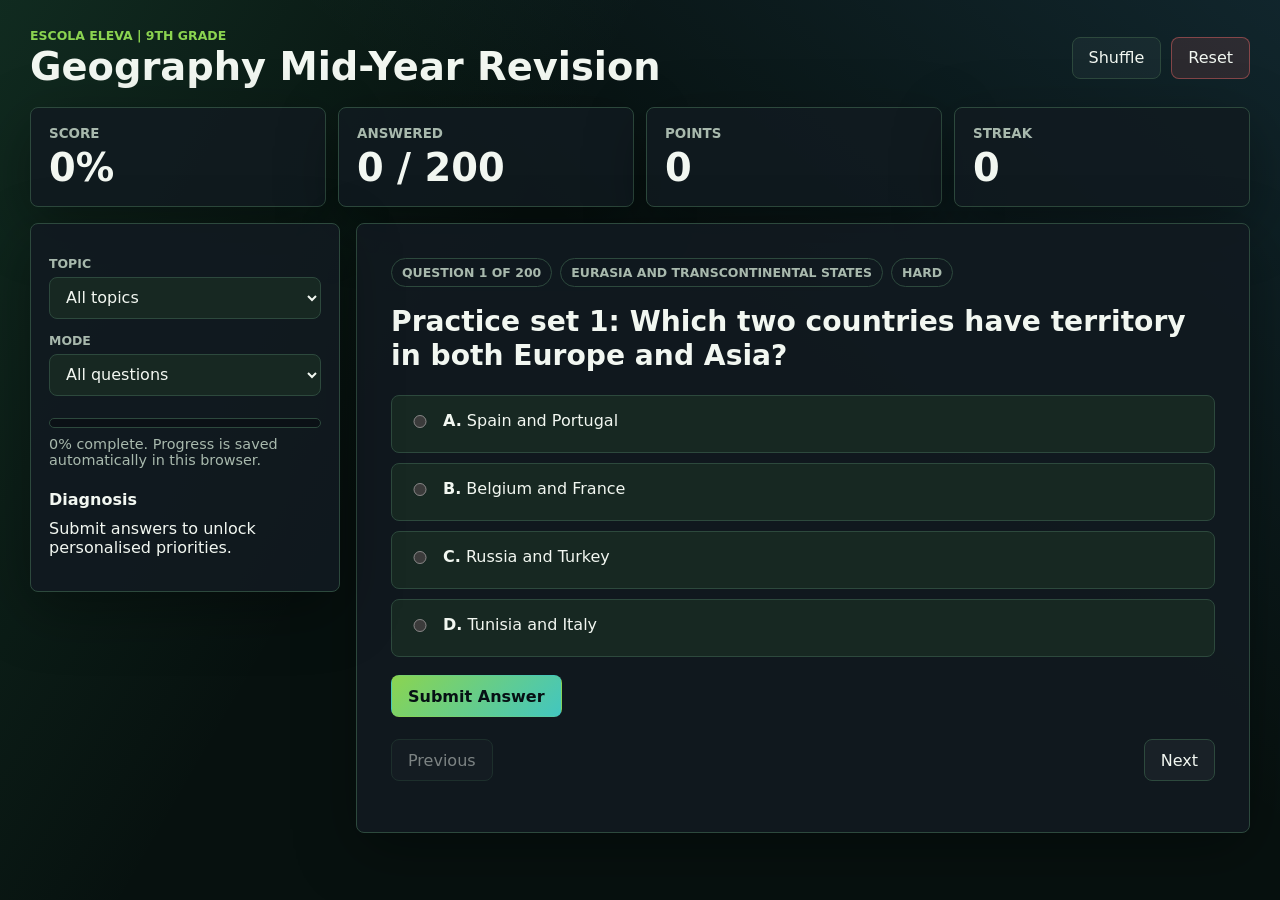
<file: index.html>
<!DOCTYPE html>
<html lang="en">
<head>
  <meta charset="UTF-8" />
  <meta name="viewport" content="width=device-width, initial-scale=1.0" />
  <title>Geography Mid-Year Quiz</title>
  <meta name="description" content="9th Grade Geography mid-year revision quiz with immediate correction and diagnostics." />
  <link rel="icon" type="image/png" href="logo.png" />
  <link rel="stylesheet" href="geography-quiz.css" />
</head>
<body>
  <main class="quiz-shell">
    <section class="topbar" aria-label="Quiz summary">
      <div>
        <p class="eyebrow">Escola Eleva | 9th Grade</p>
        <h1>Geography Mid-Year Revision</h1>
      </div>
      <div class="top-actions">
        <button class="ghost-button" id="shuffleBtn" type="button">Shuffle</button>
        <button class="danger-button" id="resetBtn" type="button">Reset</button>
      </div>
    </section>

    <section class="metrics-grid" aria-label="Performance metrics">
      <article class="metric">
        <span>Score</span>
        <strong id="scoreValue">0%</strong>
      </article>
      <article class="metric">
        <span>Answered</span>
        <strong id="answeredValue">0 / 0</strong>
      </article>
      <article class="metric">
        <span>Points</span>
        <strong id="pointsValue">0</strong>
      </article>
      <article class="metric">
        <span>Streak</span>
        <strong id="streakValue">0</strong>
      </article>
    </section>

    <section class="workspace">
      <aside class="sidebar" aria-label="Quiz controls and diagnosis">
        <label class="control-label" for="topicFilter">Topic</label>
        <select id="topicFilter"></select>

        <label class="control-label" for="modeFilter">Mode</label>
        <select id="modeFilter">
          <option value="all">All questions</option>
          <option value="unanswered">Unanswered only</option>
          <option value="missed">Missed questions</option>
        </select>

        <div class="progress-block">
          <div class="progress-track"><div id="progressFill"></div></div>
          <p id="progressText">Progress will appear here.</p>
        </div>

        <div class="diagnosis">
          <h2>Diagnosis</h2>
          <div id="diagnosisList"></div>
        </div>
      </aside>

      <section class="question-panel" aria-live="polite">
        <div class="question-meta">
          <span id="questionNumber">Question 1</span>
          <span id="questionTopic">Topic</span>
          <span id="questionDifficulty">Medium</span>
        </div>
        <h2 id="questionPrompt"></h2>
        <form id="answerForm">
          <div id="answerArea"></div>
          <button class="primary-button" id="submitBtn" type="submit">Submit Answer</button>
        </form>
        <div class="feedback" id="feedbackPanel" hidden></div>
        <div class="nav-row">
          <button class="ghost-button" id="prevBtn" type="button">Previous</button>
          <button class="ghost-button" id="nextBtn" type="button">Next</button>
        </div>
      </section>
    </section>
  </main>

  <script src="geography-midyear-question-bank.js"></script>
  <script src="geography-quiz.js"></script>
</body>
</html>
</file>
<file: geography-quiz.css>
@import url("language-arts-quiz.css");

:root {
  --bg: #07110f;
  --panel: #101b18;
  --panel-2: #172822;
  --line: #2d493d;
  --text: #f2f7f1;
  --muted: #a8b9ad;
  --accent: #8bd450;
  --accent-2: #42c6c0;
  --warn: #f2c14e;
  --bad: #ff6b6b;
  --good: #7ee082;
}
</file>
